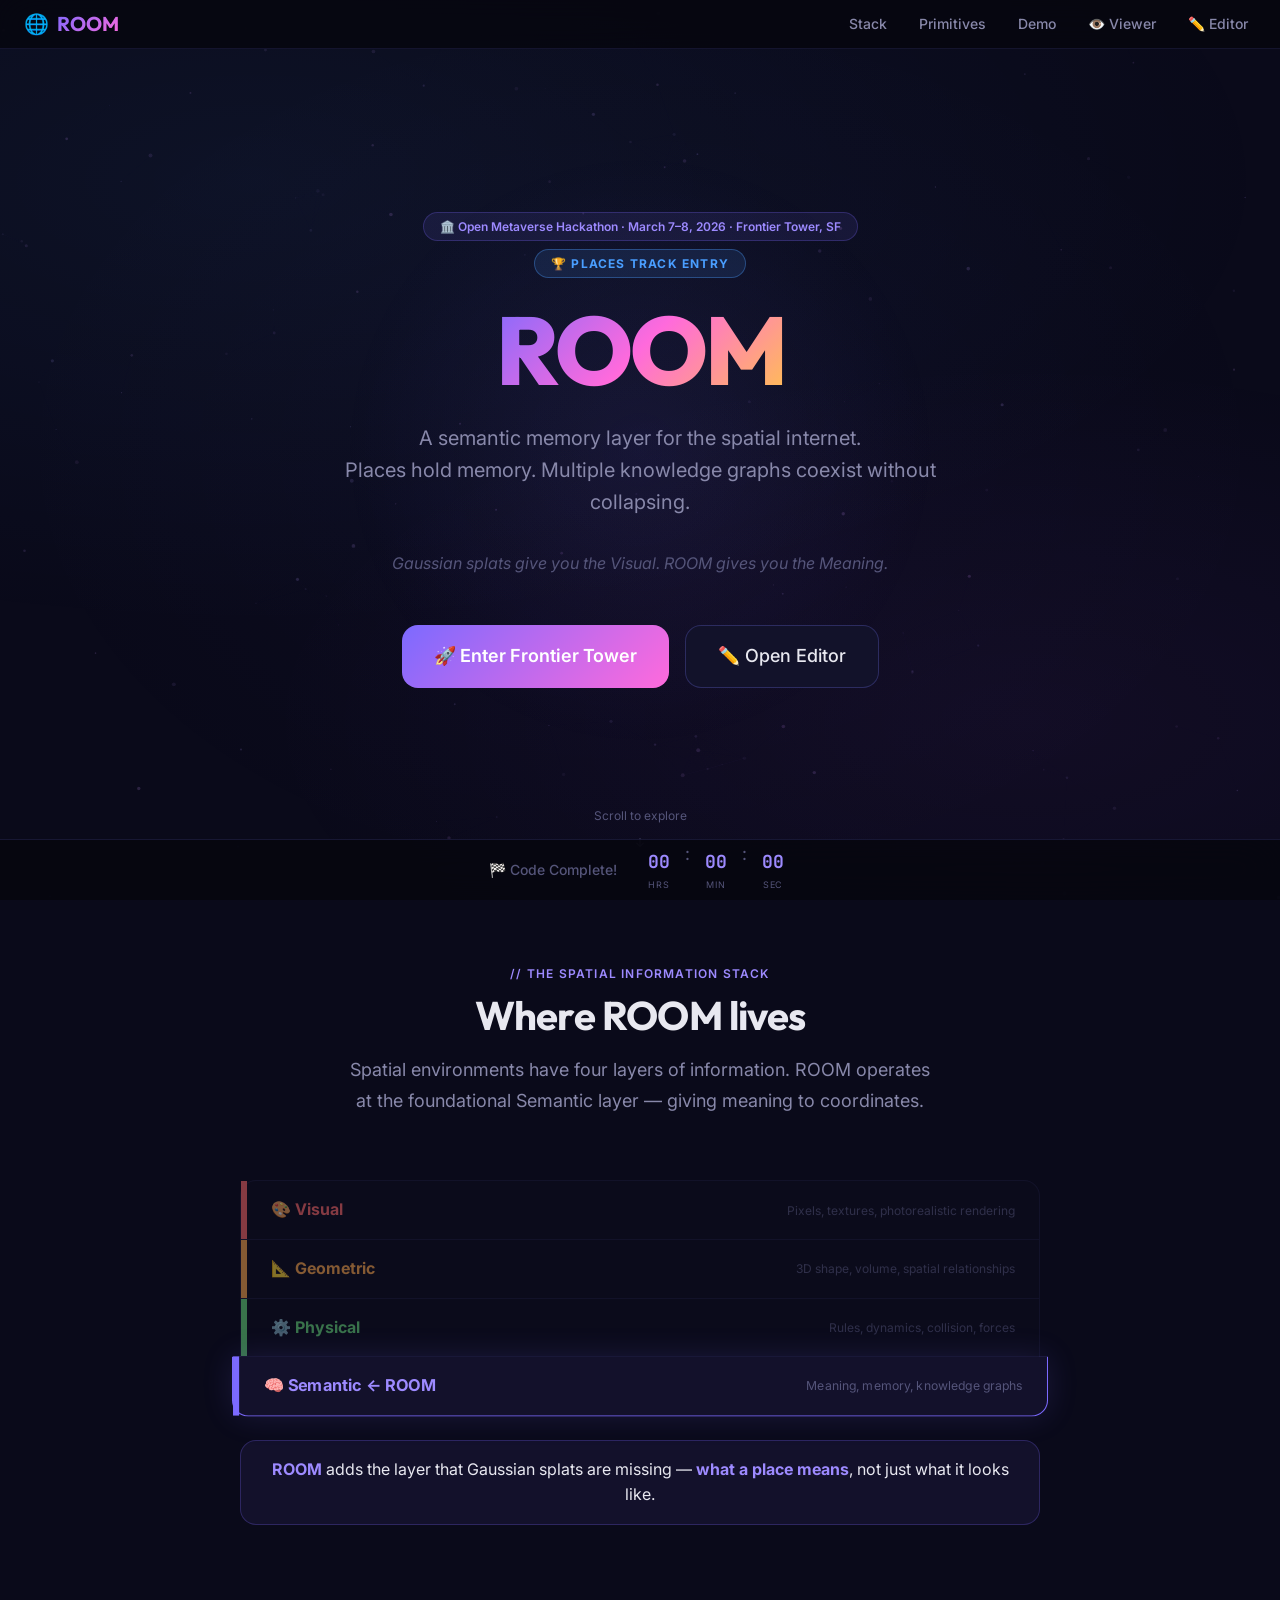
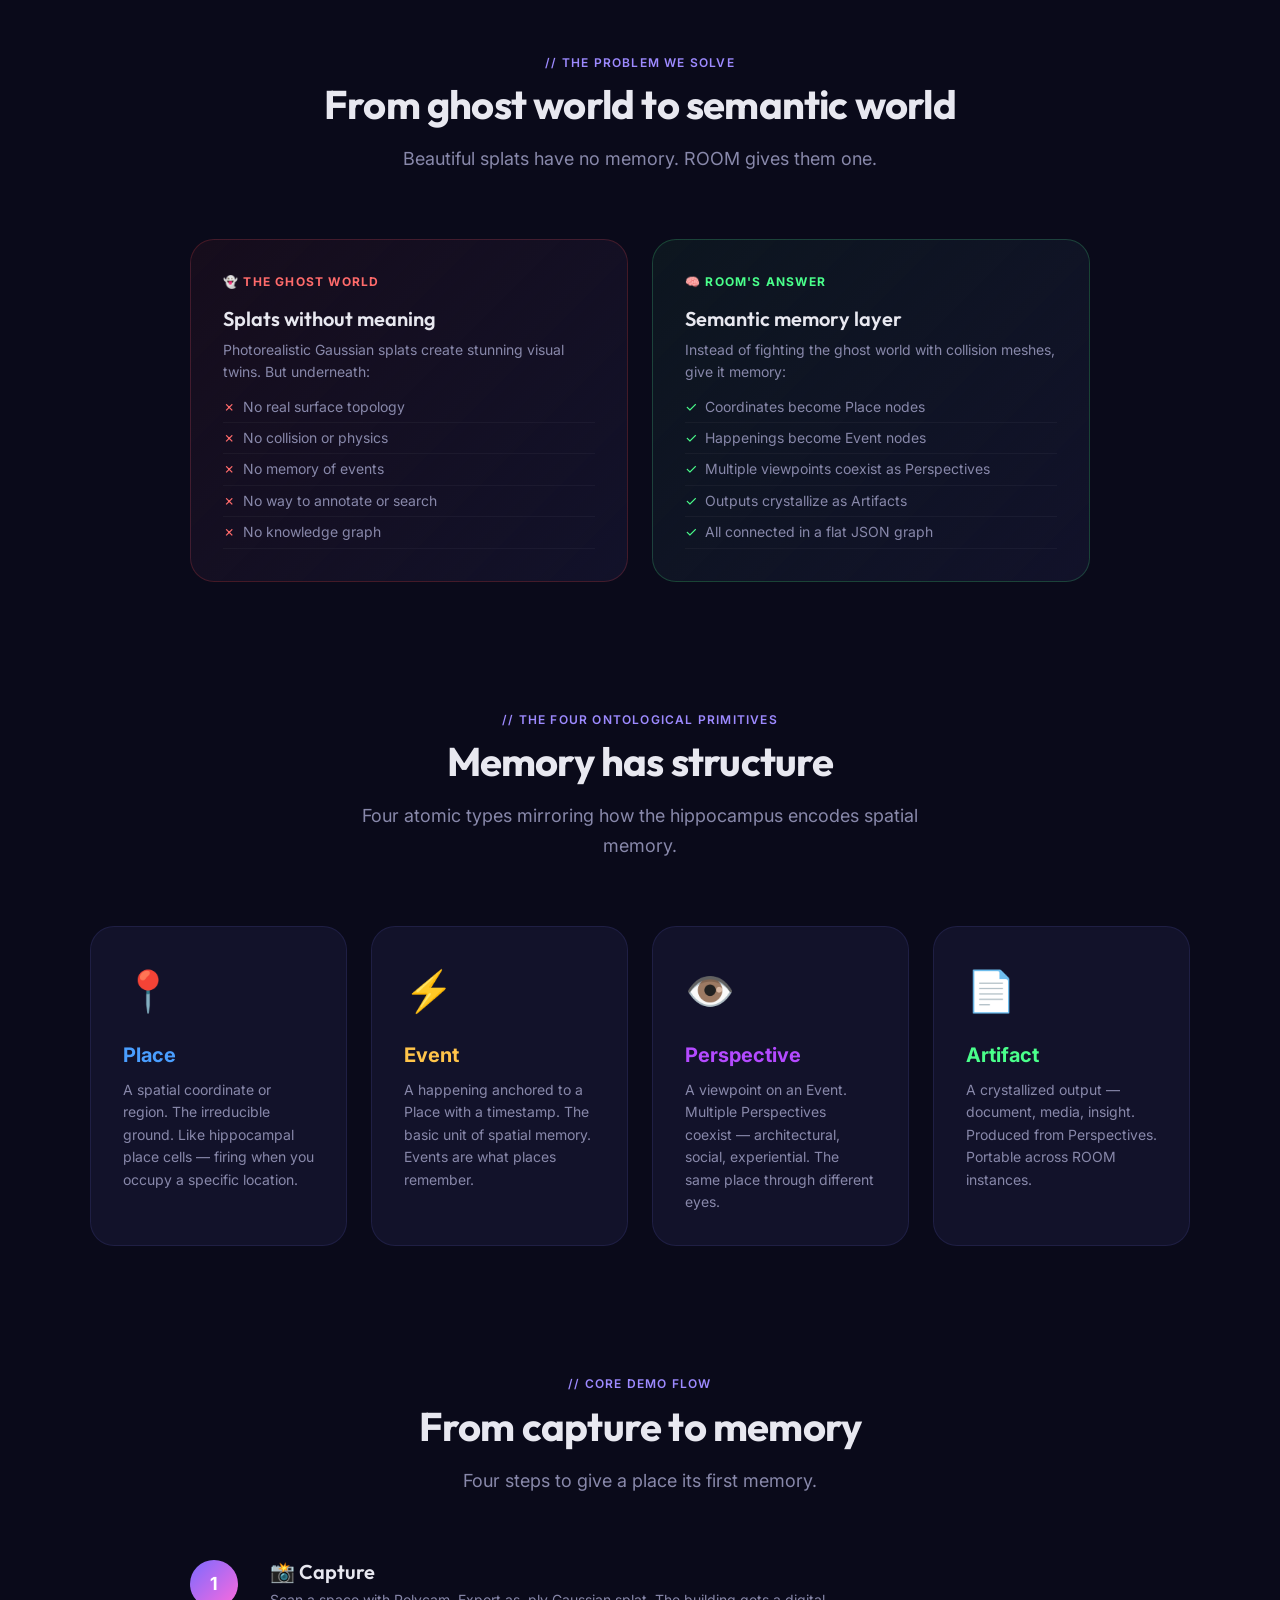
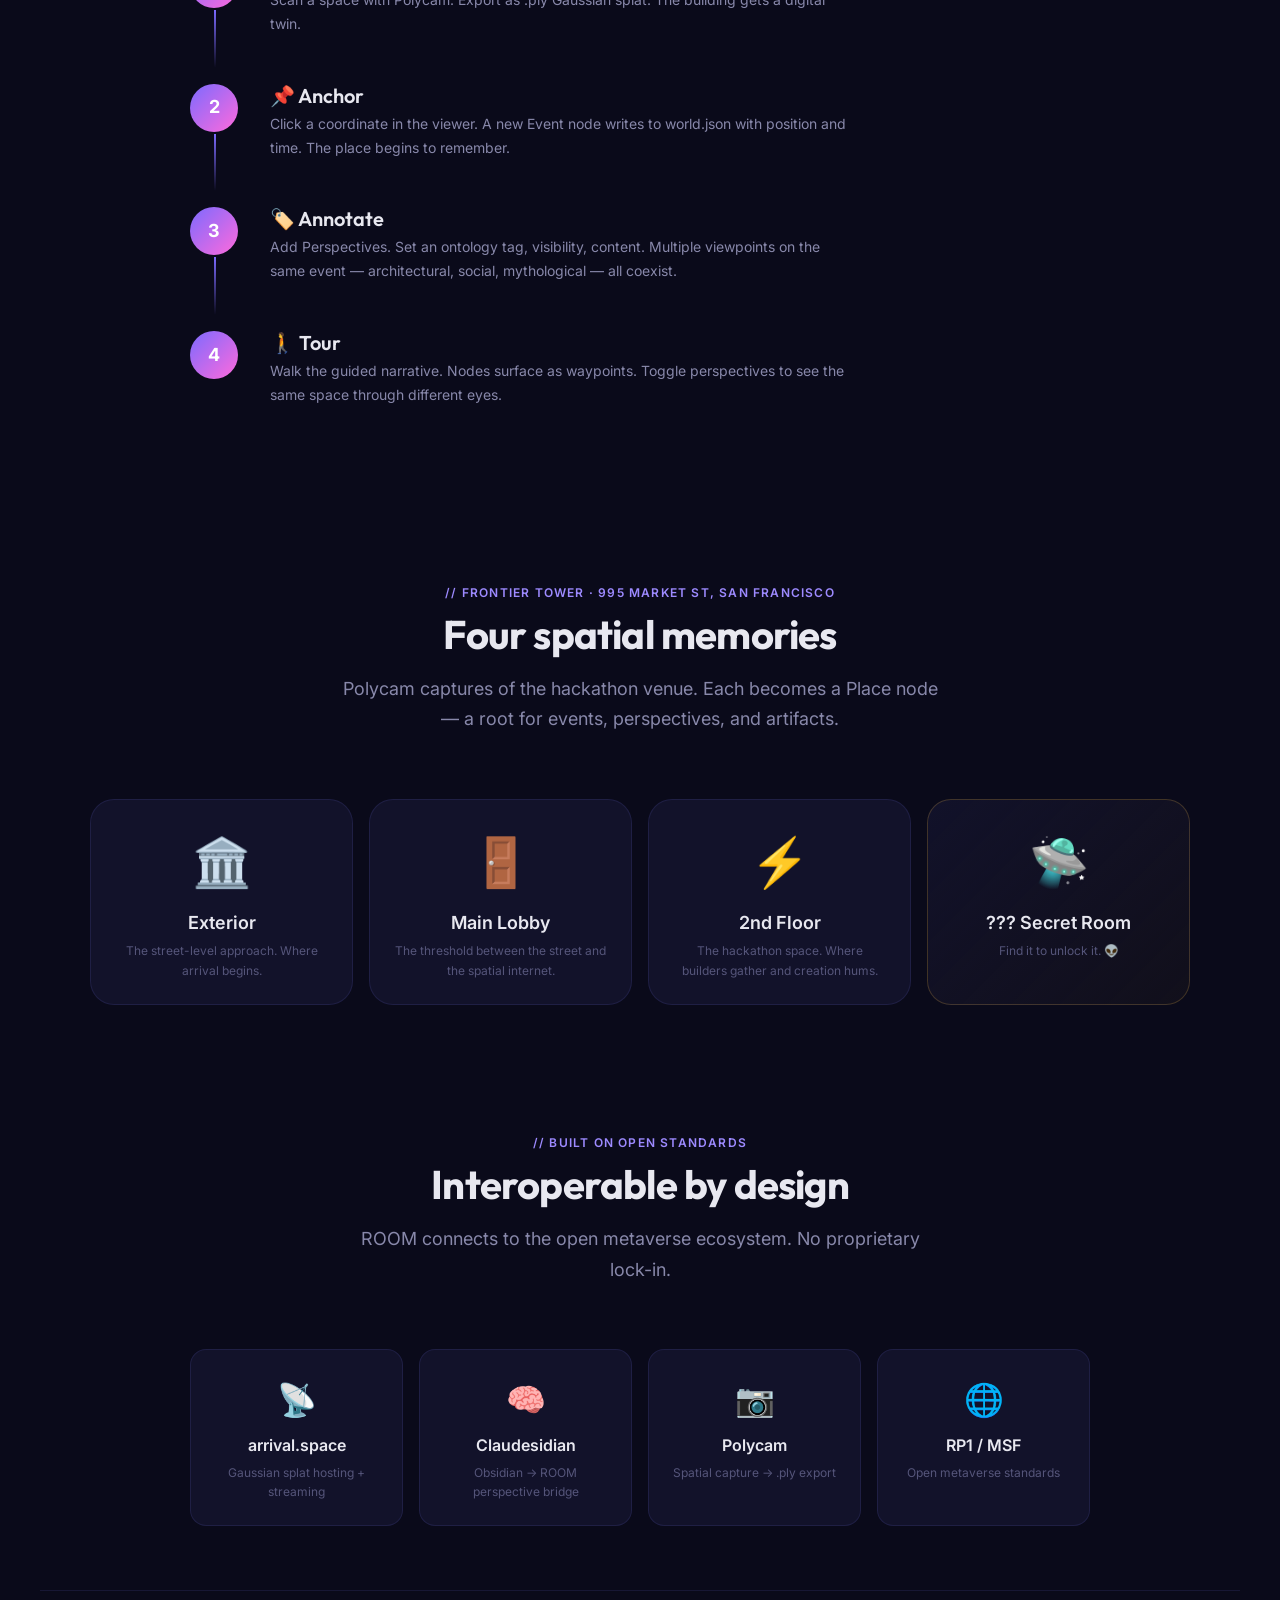
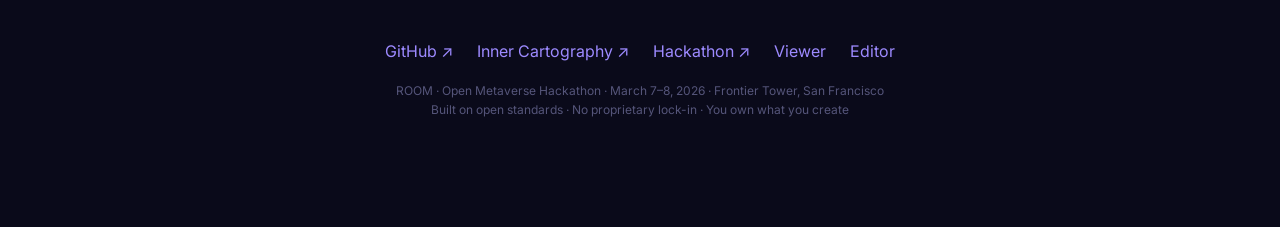
<file: index.html>
<!DOCTYPE html>
<html lang="en">

<head>
    <meta charset="UTF-8">
    <meta name="viewport" content="width=device-width, initial-scale=1.0">
    <title>ROOM — A Semantic Memory Layer for the Spatial Internet</title>
    <meta name="description"
        content="ROOM is a metaontological layer for spatial environments. Places hold memory, and multiple knowledge graphs coexist without collapsing. Open Metaverse Hackathon 2026.">
    <link rel="icon" type="image/svg+xml" href="favicon.svg">
    <link rel="stylesheet" href="styles.css">

    <style>
        /* ── Landing-specific styles ── */
        .hero {
            min-height: 100vh;
            display: flex;
            flex-direction: column;
            align-items: center;
            justify-content: center;
            text-align: center;
            position: relative;
            padding: var(--space-2xl);
            overflow: hidden;
        }

        .hero::before {
            content: '';
            position: absolute;
            top: 50%;
            left: 50%;
            width: 600px;
            height: 600px;
            transform: translate(-50%, -50%);
            background: radial-gradient(circle, rgba(124, 106, 255, 0.08) 0%, transparent 70%);
            pointer-events: none;
        }

        .hero-badge {
            display: inline-flex;
            align-items: center;
            gap: var(--space-sm);
            padding: var(--space-xs) var(--space-md);
            border-radius: var(--radius-full);
            background: rgba(124, 106, 255, 0.1);
            border: 1px solid rgba(124, 106, 255, 0.25);
            font-size: var(--text-xs);
            font-weight: 600;
            color: var(--room-accent-bright);
            margin-bottom: var(--space-sm);
            animation: fadeIn 0.6s var(--ease-out) 0.2s both;
        }

        .hero-track-badge {
            display: inline-flex;
            align-items: center;
            gap: var(--space-xs);
            padding: var(--space-xs) var(--space-md);
            border-radius: var(--radius-full);
            background: rgba(74, 158, 255, 0.12);
            border: 1px solid rgba(74, 158, 255, 0.35);
            font-size: var(--text-xs);
            font-weight: 700;
            color: var(--room-place);
            margin-bottom: var(--space-lg);
            animation: fadeIn 0.6s var(--ease-out) 0.3s both;
            text-transform: uppercase;
            letter-spacing: 0.1em;
        }

        .hero-title {
            font-size: clamp(3rem, 8vw, 6rem);
            font-weight: 800;
            letter-spacing: -0.04em;
            line-height: 1;
            margin-bottom: var(--space-lg);
            animation: fadeInUp 0.8s var(--ease-out) 0.4s both;
        }

        .hero-title span {
            background: linear-gradient(135deg, var(--room-accent) 0%, var(--room-cta) 50%, var(--room-event) 100%);
            -webkit-background-clip: text;
            -webkit-text-fill-color: transparent;
            background-clip: text;
        }

        .hero-subtitle {
            font-size: var(--text-xl);
            color: var(--room-text-dim);
            max-width: 620px;
            margin-bottom: var(--space-xl);
            line-height: 1.6;
            animation: fadeInUp 0.8s var(--ease-out) 0.5s both;
        }

        .hero-tagline {
            font-size: var(--text-md);
            color: var(--room-text-muted);
            max-width: 500px;
            margin-bottom: var(--space-2xl);
            animation: fadeInUp 0.8s var(--ease-out) 0.6s both;
            font-style: italic;
        }

        .hero-actions {
            display: flex;
            gap: var(--space-md);
            animation: fadeInUp 0.8s var(--ease-out) 0.7s both;
        }

        .hero-cta {
            padding: var(--space-md) var(--space-xl);
            font-size: var(--text-lg);
            border-radius: var(--radius-lg);
        }

        .hero-scroll {
            position: absolute;
            bottom: var(--space-2xl);
            display: flex;
            flex-direction: column;
            align-items: center;
            gap: var(--space-sm);
            color: var(--room-text-muted);
            font-size: var(--text-xs);
            animation: float 3s ease-in-out infinite, fadeIn 0.8s var(--ease-out) 1s both;
        }

        /* ── Countdown ── */
        .countdown-bar {
            position: fixed;
            bottom: 0;
            left: 0;
            right: 0;
            z-index: var(--z-overlay);
            display: flex;
            align-items: center;
            justify-content: center;
            gap: var(--space-lg);
            padding: var(--space-sm) var(--space-lg);
            background: rgba(6, 6, 15, 0.85);
            backdrop-filter: blur(20px);
            -webkit-backdrop-filter: blur(20px);
            border-top: 1px solid var(--glass-border);
            font-size: var(--text-sm);
        }

        .countdown-label {
            color: var(--room-text-muted);
            font-weight: 500;
        }

        .countdown-time {
            display: flex;
            gap: var(--space-sm);
        }

        .countdown-unit {
            display: flex;
            flex-direction: column;
            align-items: center;
            gap: 1px;
        }

        .countdown-value {
            font-family: var(--font-mono);
            font-weight: 700;
            font-size: var(--text-lg);
            color: var(--room-accent-bright);
            min-width: 36px;
            text-align: center;
        }

        .countdown-name {
            font-size: 9px;
            text-transform: uppercase;
            letter-spacing: 0.1em;
            color: var(--room-text-muted);
        }

        .countdown-sep {
            color: var(--room-text-muted);
            font-size: var(--text-lg);
            margin-top: -8px;
        }

        /* ── Sections ── */
        .section {
            padding: var(--space-3xl) 0;
            position: relative;
        }

        .section-header {
            text-align: center;
            margin-bottom: var(--space-3xl);
        }

        .section-label {
            font-size: var(--text-xs);
            font-weight: 600;
            text-transform: uppercase;
            letter-spacing: 0.1em;
            color: var(--room-accent-bright);
            margin-bottom: var(--space-sm);
        }

        .section-title {
            font-size: var(--text-4xl);
            margin-bottom: var(--space-md);
        }

        .section-description {
            font-size: var(--text-lg);
            color: var(--room-text-dim);
            max-width: 600px;
            margin: 0 auto;
        }

        /* ── Spatial Stack ── */
        .stack-container {
            max-width: 800px;
            margin: 0 auto;
        }

        .stack-layers {
            display: flex;
            flex-direction: column;
            gap: 0;
        }

        .stack-layer {
            display: flex;
            align-items: stretch;
            border: 1px solid var(--room-border);
            transition: all var(--duration-normal) var(--ease-out);
        }

        .stack-layer:first-child {
            border-radius: var(--radius-lg) var(--radius-lg) 0 0;
        }

        .stack-layer:last-child {
            border-radius: 0 0 var(--radius-lg) var(--radius-lg);
        }

        .stack-layer+.stack-layer {
            border-top: none;
        }

        .stack-layer-bar {
            width: 6px;
            flex-shrink: 0;
        }

        .stack-layer-content {
            flex: 1;
            padding: var(--space-md) var(--space-lg);
            display: flex;
            align-items: center;
            justify-content: space-between;
            gap: var(--space-md);
        }

        .stack-layer-name {
            font-weight: 700;
            font-size: var(--text-md);
        }

        .stack-layer-desc {
            font-size: var(--text-xs);
            color: var(--room-text-muted);
            text-align: right;
        }

        .stack-layer.dimmed {
            background: rgba(255, 255, 255, 0.02);
            opacity: 0.5;
        }

        .stack-layer.active {
            background: rgba(124, 106, 255, 0.08);
            border-color: var(--room-accent) !important;
            opacity: 1;
            transform: scale(1.02);
            box-shadow: 0 0 30px rgba(124, 106, 255, 0.15);
            z-index: 1;
        }

        .stack-layer.active+.stack-layer {
            border-top: 1px solid var(--room-accent);
        }

        .stack-arrow {
            text-align: center;
            padding: var(--space-md) 0;
            color: var(--room-text-muted);
            font-size: var(--text-sm);
        }

        .stack-room-callout {
            text-align: center;
            margin-top: var(--space-lg);
            padding: var(--space-md);
            border-radius: var(--radius-lg);
            background: rgba(124, 106, 255, 0.08);
            border: 1px solid rgba(124, 106, 255, 0.25);
        }

        .stack-room-callout strong {
            color: var(--room-accent-bright);
        }

        /* ── Ghost World ── */
        .ghost-grid {
            display: grid;
            grid-template-columns: 1fr 1fr;
            gap: var(--space-lg);
            max-width: 900px;
            margin: 0 auto;
        }

        @media (max-width: 700px) {
            .ghost-grid {
                grid-template-columns: 1fr;
            }
        }

        .ghost-card {
            padding: var(--space-xl);
            border-radius: var(--radius-xl);
            border: 1px solid var(--room-border);
            position: relative;
            overflow: hidden;
        }

        .ghost-card.problem {
            background: linear-gradient(135deg, rgba(255, 74, 74, 0.05), var(--room-bg-raised));
            border-color: rgba(255, 74, 74, 0.2);
        }

        .ghost-card.solution {
            background: linear-gradient(135deg, rgba(74, 255, 139, 0.05), var(--room-bg-raised));
            border-color: rgba(74, 255, 139, 0.2);
        }

        .ghost-card-label {
            font-size: var(--text-xs);
            font-weight: 700;
            text-transform: uppercase;
            letter-spacing: 0.1em;
            margin-bottom: var(--space-md);
        }

        .ghost-card.problem .ghost-card-label {
            color: #ff6b6b;
        }

        .ghost-card.solution .ghost-card-label {
            color: #4AFF8B;
        }

        .ghost-card h3 {
            font-size: var(--text-xl);
            margin-bottom: var(--space-sm);
        }

        .ghost-card p {
            font-size: var(--text-sm);
            color: var(--room-text-dim);
            line-height: 1.6;
        }

        .ghost-card ul {
            list-style: none;
            padding: 0;
            margin-top: var(--space-sm);
        }

        .ghost-card ul li {
            font-size: var(--text-sm);
            color: var(--room-text-dim);
            padding: var(--space-xs) 0;
            border-bottom: 1px solid rgba(255, 255, 255, 0.04);
        }

        .ghost-card ul li::before {
            margin-right: var(--space-sm);
        }

        .ghost-card.problem ul li::before {
            content: '✗';
            color: #ff6b6b;
        }

        .ghost-card.solution ul li::before {
            content: '✓';
            color: #4AFF8B;
        }

        /* ── Primitives ── */
        .primitives-grid {
            display: grid;
            grid-template-columns: repeat(auto-fit, minmax(240px, 1fr));
            gap: var(--space-lg);
            max-width: 1100px;
            margin: 0 auto;
        }

        .primitive-card {
            padding: var(--space-xl);
            border-radius: var(--radius-xl);
            background: var(--room-bg-raised);
            border: 1px solid var(--room-border);
            transition: all var(--duration-normal) var(--ease-out);
            position: relative;
            overflow: hidden;
        }

        .primitive-card::before {
            content: '';
            position: absolute;
            top: 0;
            left: 0;
            right: 0;
            height: 3px;
            background: var(--card-accent);
            opacity: 0;
            transition: opacity var(--duration-normal);
        }

        .primitive-card:hover {
            border-color: var(--room-border-bright);
            transform: translateY(-4px);
            box-shadow: 0 8px 30px rgba(0, 0, 0, 0.4);
        }

        .primitive-card:hover::before {
            opacity: 1;
        }

        .primitive-icon {
            font-size: 2.5rem;
            margin-bottom: var(--space-md);
        }

        .primitive-name {
            font-size: var(--text-xl);
            font-weight: 700;
            margin-bottom: var(--space-sm);
        }

        .primitive-desc {
            font-size: var(--text-sm);
            color: var(--room-text-dim);
            line-height: 1.6;
        }

        /* ── Demo Flow ── */
        .flow-grid {
            max-width: 900px;
            margin: 0 auto;
        }

        .flow-step {
            display: flex;
            gap: var(--space-xl);
            align-items: flex-start;
            margin-bottom: var(--space-2xl);
            position: relative;
        }

        .flow-step::before {
            content: '';
            position: absolute;
            left: 24px;
            top: 50px;
            bottom: -32px;
            width: 2px;
            background: linear-gradient(180deg, var(--room-accent) 0%, transparent 100%);
        }

        .flow-step:last-child::before {
            display: none;
        }

        .flow-number {
            width: 48px;
            height: 48px;
            border-radius: 50%;
            background: linear-gradient(135deg, var(--room-accent), var(--room-cta));
            display: flex;
            align-items: center;
            justify-content: center;
            font-size: var(--text-lg);
            font-weight: 700;
            color: white;
            flex-shrink: 0;
        }

        .flow-content h3 {
            font-size: var(--text-xl);
            margin-bottom: var(--space-xs);
        }

        .flow-content p {
            font-size: var(--text-sm);
            color: var(--room-text-dim);
        }

        /* ── Locations ── */
        .locations-grid {
            display: grid;
            grid-template-columns: repeat(auto-fit, minmax(240px, 1fr));
            gap: var(--space-md);
            max-width: 1100px;
            margin: 0 auto;
        }

        .location-card {
            padding: var(--space-lg);
            border-radius: var(--radius-xl);
            background: var(--room-bg-raised);
            border: 1px solid var(--room-border);
            text-align: center;
            transition: all var(--duration-normal) var(--ease-out);
        }

        .location-card:hover {
            border-color: var(--room-border-bright);
            transform: translateY(-2px);
        }

        .location-card.secret {
            border-color: rgba(255, 196, 74, 0.2);
            background: linear-gradient(135deg, var(--room-bg-raised) 0%, rgba(255, 196, 74, 0.03) 100%);
        }

        .location-card-icon {
            font-size: 3rem;
            margin-bottom: var(--space-sm);
        }

        .location-card-name {
            font-size: var(--text-lg);
            font-weight: 600;
            margin-bottom: var(--space-xs);
        }

        .location-card-desc {
            font-size: var(--text-xs);
            color: var(--room-text-muted);
        }

        /* ── Interop Section ── */
        .interop-grid {
            display: grid;
            grid-template-columns: repeat(auto-fit, minmax(200px, 1fr));
            gap: var(--space-md);
            max-width: 900px;
            margin: 0 auto;
        }

        .interop-card {
            padding: var(--space-lg);
            border-radius: var(--radius-lg);
            background: var(--room-bg-raised);
            border: 1px solid var(--room-border);
            text-align: center;
            transition: all var(--duration-normal) var(--ease-out);
        }

        .interop-card:hover {
            border-color: var(--room-border-bright);
        }

        .interop-icon {
            font-size: 2rem;
            margin-bottom: var(--space-sm);
        }

        .interop-name {
            font-size: var(--text-md);
            font-weight: 600;
            margin-bottom: var(--space-xs);
        }

        .interop-desc {
            font-size: var(--text-xs);
            color: var(--room-text-muted);
        }

        /* ── Footer ── */
        .footer {
            padding: var(--space-2xl) 0 calc(var(--space-2xl) + 60px);
            border-top: 1px solid var(--room-border);
            text-align: center;
        }

        .footer-links {
            display: flex;
            justify-content: center;
            gap: var(--space-lg);
            margin-bottom: var(--space-md);
            flex-wrap: wrap;
        }

        .footer-text {
            font-size: var(--text-xs);
            color: var(--room-text-muted);
        }

        /* ── Background canvas ── */
        #bgCanvas {
            position: fixed;
            top: 0;
            left: 0;
            width: 100%;
            height: 100%;
            z-index: -1;
            opacity: 0.4;
        }
    </style>
</head>

<body>

    <!-- Background particle canvas -->
    <canvas id="bgCanvas"></canvas>

    <!-- Navigation -->
    <nav class="nav">
        <a href="index.html" class="nav-brand">🌐 <span>ROOM</span></a>
        <ul class="nav-links">
            <li><a href="#stack" class="nav-link">Stack</a></li>
            <li><a href="#primitives" class="nav-link">Primitives</a></li>
            <li><a href="#demo" class="nav-link">Demo</a></li>
            <li><a href="viewer.html" class="nav-link">👁️ Viewer</a></li>
            <li><a href="editor.html" class="nav-link">✏️ Editor</a></li>
        </ul>
    </nav>

    <!-- Hero -->
    <section class="hero">
        <div class="hero-badge">
            🏛️ Open Metaverse Hackathon · March 7–8, 2026 · Frontier Tower, SF
        </div>
        <div class="hero-track-badge">
            🏆 PLACES Track Entry
        </div>
        <h1 class="hero-title"><span>ROOM</span></h1>
        <p class="hero-subtitle">
            A semantic memory layer for the spatial internet.<br>
            Places hold memory. Multiple knowledge graphs coexist without collapsing.
        </p>
        <p class="hero-tagline">
            Gaussian splats give you the Visual. ROOM gives you the Meaning.
        </p>
        <div class="hero-actions">
            <a href="tower.html" class="btn btn-primary hero-cta animate-glow">🚀 Enter Frontier Tower</a>
            <a href="editor.html" class="btn hero-cta">✏️ Open Editor</a>
        </div>
        <div class="hero-scroll">
            <span>Scroll to explore</span>
            <span>↓</span>
        </div>
    </section>

    <!-- Spatial Information Stack -->
    <section class="section container" id="stack">
        <div class="section-header">
            <div class="section-label">// The Spatial Information Stack</div>
            <h2 class="section-title">Where ROOM lives</h2>
            <p class="section-description">
                Spatial environments have four layers of information. ROOM operates at the foundational Semantic layer —
                giving meaning to coordinates.
            </p>
        </div>

        <div class="stack-container">
            <div class="stack-layers">
                <div class="stack-layer dimmed">
                    <div class="stack-layer-bar" style="background:#FF6B6B"></div>
                    <div class="stack-layer-content">
                        <div>
                            <div class="stack-layer-name" style="color:#FF6B6B">🎨 Visual</div>
                        </div>
                        <div class="stack-layer-desc">Pixels, textures, photorealistic rendering</div>
                    </div>
                </div>

                <div class="stack-layer dimmed">
                    <div class="stack-layer-bar" style="background:#FFA94D"></div>
                    <div class="stack-layer-content">
                        <div>
                            <div class="stack-layer-name" style="color:#FFA94D">📐 Geometric</div>
                        </div>
                        <div class="stack-layer-desc">3D shape, volume, spatial relationships</div>
                    </div>
                </div>

                <div class="stack-layer dimmed">
                    <div class="stack-layer-bar" style="background:#69DB7C"></div>
                    <div class="stack-layer-content">
                        <div>
                            <div class="stack-layer-name" style="color:#69DB7C">⚙️ Physical</div>
                        </div>
                        <div class="stack-layer-desc">Rules, dynamics, collision, forces</div>
                    </div>
                </div>

                <div class="stack-layer active">
                    <div class="stack-layer-bar" style="background:var(--room-accent)"></div>
                    <div class="stack-layer-content">
                        <div>
                            <div class="stack-layer-name" style="color:var(--room-accent-bright)">🧠 Semantic ← ROOM
                            </div>
                        </div>
                        <div class="stack-layer-desc">Meaning, memory, knowledge graphs</div>
                    </div>
                </div>
            </div>

            <div class="stack-room-callout">
                <strong>ROOM</strong> adds the layer that Gaussian splats are missing — <strong>what a place
                    means</strong>, not just what it looks like.
            </div>
        </div>
    </section>

    <!-- Ghost World → Semantic World -->
    <section class="section container" id="ghost">
        <div class="section-header">
            <div class="section-label">// The Problem We Solve</div>
            <h2 class="section-title">From ghost world to semantic world</h2>
            <p class="section-description">
                Beautiful splats have no memory. ROOM gives them one.
            </p>
        </div>

        <div class="ghost-grid">
            <div class="ghost-card problem">
                <div class="ghost-card-label">👻 The Ghost World</div>
                <h3>Splats without meaning</h3>
                <p>Photorealistic Gaussian splats create stunning visual twins. But underneath:</p>
                <ul>
                    <li>No real surface topology</li>
                    <li>No collision or physics</li>
                    <li>No memory of events</li>
                    <li>No way to annotate or search</li>
                    <li>No knowledge graph</li>
                </ul>
            </div>

            <div class="ghost-card solution">
                <div class="ghost-card-label">🧠 ROOM's Answer</div>
                <h3>Semantic memory layer</h3>
                <p>Instead of fighting the ghost world with collision meshes, give it memory:</p>
                <ul>
                    <li>Coordinates become Place nodes</li>
                    <li>Happenings become Event nodes</li>
                    <li>Multiple viewpoints coexist as Perspectives</li>
                    <li>Outputs crystallize as Artifacts</li>
                    <li>All connected in a flat JSON graph</li>
                </ul>
            </div>
        </div>
    </section>

    <!-- Primitives -->
    <section class="section container" id="primitives">
        <div class="section-header">
            <div class="section-label">// The Four Ontological Primitives</div>
            <h2 class="section-title">Memory has structure</h2>
            <p class="section-description">
                Four atomic types mirroring how the hippocampus encodes spatial memory.
            </p>
        </div>

        <div class="primitives-grid">
            <div class="primitive-card" style="--card-accent: var(--room-place)">
                <div class="primitive-icon">📍</div>
                <div class="primitive-name" style="color: var(--room-place)">Place</div>
                <div class="primitive-desc">
                    A spatial coordinate or region. The irreducible ground. Like hippocampal place cells — firing when
                    you occupy a specific location.
                </div>
            </div>

            <div class="primitive-card" style="--card-accent: var(--room-event)">
                <div class="primitive-icon">⚡</div>
                <div class="primitive-name" style="color: var(--room-event)">Event</div>
                <div class="primitive-desc">
                    A happening anchored to a Place with a timestamp. The basic unit of spatial memory. Events are what
                    places remember.
                </div>
            </div>

            <div class="primitive-card" style="--card-accent: var(--room-perspective)">
                <div class="primitive-icon">👁️</div>
                <div class="primitive-name" style="color: var(--room-perspective)">Perspective</div>
                <div class="primitive-desc">
                    A viewpoint on an Event. Multiple Perspectives coexist — architectural, social, experiential. The
                    same place through different eyes.
                </div>
            </div>

            <div class="primitive-card" style="--card-accent: var(--room-artifact)">
                <div class="primitive-icon">📄</div>
                <div class="primitive-name" style="color: var(--room-artifact)">Artifact</div>
                <div class="primitive-desc">
                    A crystallized output — document, media, insight. Produced from Perspectives. Portable across ROOM
                    instances.
                </div>
            </div>
        </div>
    </section>

    <!-- Demo Flow -->
    <section class="section container" id="demo">
        <div class="section-header">
            <div class="section-label">// Core Demo Flow</div>
            <h2 class="section-title">From capture to memory</h2>
            <p class="section-description">
                Four steps to give a place its first memory.
            </p>
        </div>

        <div class="flow-grid">
            <div class="flow-step">
                <div class="flow-number">1</div>
                <div class="flow-content">
                    <h3>📸 Capture</h3>
                    <p>Scan a space with Polycam. Export as .ply Gaussian splat. The building gets a digital twin.</p>
                </div>
            </div>

            <div class="flow-step">
                <div class="flow-number">2</div>
                <div class="flow-content">
                    <h3>📌 Anchor</h3>
                    <p>Click a coordinate in the viewer. A new Event node writes to world.json with position and time.
                        The place begins to remember.</p>
                </div>
            </div>

            <div class="flow-step">
                <div class="flow-number">3</div>
                <div class="flow-content">
                    <h3>🏷️ Annotate</h3>
                    <p>Add Perspectives. Set an ontology tag, visibility, content. Multiple viewpoints on the same event
                        — architectural, social, mythological — all coexist.</p>
                </div>
            </div>

            <div class="flow-step">
                <div class="flow-number">4</div>
                <div class="flow-content">
                    <h3>🚶 Tour</h3>
                    <p>Walk the guided narrative. Nodes surface as waypoints. Toggle perspectives to see the same space
                        through different eyes.</p>
                </div>
            </div>
        </div>
    </section>

    <!-- Locations -->
    <section class="section container" id="locations">
        <div class="section-header">
            <div class="section-label">// Frontier Tower · 995 Market St, San Francisco</div>
            <h2 class="section-title">Four spatial memories</h2>
            <p class="section-description">
                Polycam captures of the hackathon venue. Each becomes a Place node — a root for events, perspectives,
                and artifacts.
            </p>
        </div>

        <div class="locations-grid">
            <div class="location-card">
                <div class="location-card-icon">🏛️</div>
                <div class="location-card-name">Exterior</div>
                <div class="location-card-desc">The street-level approach. Where arrival begins.</div>
            </div>

            <div class="location-card">
                <div class="location-card-icon">🚪</div>
                <div class="location-card-name">Main Lobby</div>
                <div class="location-card-desc">The threshold between the street and the spatial internet.</div>
            </div>

            <div class="location-card">
                <div class="location-card-icon">⚡</div>
                <div class="location-card-name">2nd Floor</div>
                <div class="location-card-desc">The hackathon space. Where builders gather and creation hums.</div>
            </div>

            <div class="location-card secret">
                <div class="location-card-icon">🛸</div>
                <div class="location-card-name">??? Secret Room</div>
                <div class="location-card-desc">Find it to unlock it. 👽</div>
            </div>
        </div>
    </section>

    <!-- Interoperability -->
    <section class="section container" id="interop">
        <div class="section-header">
            <div class="section-label">// Built on Open Standards</div>
            <h2 class="section-title">Interoperable by design</h2>
            <p class="section-description">
                ROOM connects to the open metaverse ecosystem. No proprietary lock-in.
            </p>
        </div>

        <div class="interop-grid">
            <div class="interop-card">
                <div class="interop-icon">📡</div>
                <div class="interop-name">arrival.space</div>
                <div class="interop-desc">Gaussian splat hosting + streaming</div>
            </div>

            <div class="interop-card">
                <div class="interop-icon">🧠</div>
                <div class="interop-name">Claudesidian</div>
                <div class="interop-desc">Obsidian → ROOM perspective bridge</div>
            </div>

            <div class="interop-card">
                <div class="interop-icon">📷</div>
                <div class="interop-name">Polycam</div>
                <div class="interop-desc">Spatial capture → .ply export</div>
            </div>

            <div class="interop-card">
                <div class="interop-icon">🌐</div>
                <div class="interop-name">RP1 / MSF</div>
                <div class="interop-desc">Open metaverse standards</div>
            </div>
        </div>
    </section>

    <!-- Footer -->
    <footer class="footer container">
        <div class="footer-links">
            <a href="https://github.com/innercartography/ROOM" target="_blank">GitHub ↗</a>
            <a href="https://innercartography.github.io" target="_blank">Inner Cartography ↗</a>
            <a href="https://omb.wiki/en/hackathon" target="_blank">Hackathon ↗</a>
            <a href="viewer.html">Viewer</a>
            <a href="editor.html">Editor</a>
        </div>
        <div class="footer-text">
            ROOM · Open Metaverse Hackathon · March 7–8, 2026 · Frontier Tower, San Francisco<br>
            Built on open standards · No proprietary lock-in · You own what you create
        </div>
    </footer>

    <!-- Countdown bar -->
    <div class="countdown-bar" id="countdownBar">
        <span class="countdown-label">⏱️ Code Complete in</span>
        <div class="countdown-time">
            <div class="countdown-unit">
                <span class="countdown-value" id="cdHours">--</span>
                <span class="countdown-name">hrs</span>
            </div>
            <span class="countdown-sep">:</span>
            <div class="countdown-unit">
                <span class="countdown-value" id="cdMinutes">--</span>
                <span class="countdown-name">min</span>
            </div>
            <span class="countdown-sep">:</span>
            <div class="countdown-unit">
                <span class="countdown-value" id="cdSeconds">--</span>
                <span class="countdown-name">sec</span>
            </div>
        </div>
    </div>

    <!-- Scripts -->
    <script>
        // ── Background Particles ──
        const canvas = document.getElementById('bgCanvas');
        const ctx = canvas.getContext('2d');
        let particles = [];

        function resize() {
            canvas.width = window.innerWidth;
            canvas.height = window.innerHeight;
        }

        function createParticles() {
            particles = [];
            const count = Math.floor((canvas.width * canvas.height) / 8000);
            for (let i = 0; i < count; i++) {
                particles.push({
                    x: Math.random() * canvas.width,
                    y: Math.random() * canvas.height,
                    vx: (Math.random() - 0.5) * 0.3,
                    vy: (Math.random() - 0.5) * 0.3,
                    size: Math.random() * 1.5 + 0.5,
                    opacity: Math.random() * 0.4 + 0.1,
                    hue: 250 + Math.random() * 30
                });
            }
        }

        function drawParticles() {
            ctx.clearRect(0, 0, canvas.width, canvas.height);

            particles.forEach(p => {
                p.x += p.vx;
                p.y += p.vy;
                if (p.x < 0) p.x = canvas.width;
                if (p.x > canvas.width) p.x = 0;
                if (p.y < 0) p.y = canvas.height;
                if (p.y > canvas.height) p.y = 0;

                ctx.beginPath();
                ctx.arc(p.x, p.y, p.size, 0, Math.PI * 2);
                ctx.fillStyle = `hsla(${p.hue}, 60%, 70%, ${p.opacity})`;
                ctx.fill();
            });

            for (let i = 0; i < particles.length; i++) {
                for (let j = i + 1; j < particles.length; j++) {
                    const dx = particles[i].x - particles[j].x;
                    const dy = particles[i].y - particles[j].y;
                    const dist = Math.sqrt(dx * dx + dy * dy);
                    if (dist < 100) {
                        ctx.beginPath();
                        ctx.moveTo(particles[i].x, particles[i].y);
                        ctx.lineTo(particles[j].x, particles[j].y);
                        ctx.strokeStyle = `hsla(260, 60%, 70%, ${(1 - dist / 100) * 0.08})`;
                        ctx.lineWidth = 0.5;
                        ctx.stroke();
                    }
                }
            }

            requestAnimationFrame(drawParticles);
        }

        resize();
        createParticles();
        drawParticles();
        window.addEventListener('resize', () => { resize(); createParticles(); });

        // ── Countdown Timer ──
        // Code Complete: Sunday March 8, 2026 at 4:00 PM PST
        const codeComplete = new Date('2026-03-08T16:00:00-08:00').getTime();

        function updateCountdown() {
            const now = Date.now();
            const diff = codeComplete - now;

            if (diff <= 0) {
                document.getElementById('cdHours').textContent = '00';
                document.getElementById('cdMinutes').textContent = '00';
                document.getElementById('cdSeconds').textContent = '00';
                document.querySelector('.countdown-label').textContent = '🏁 Code Complete!';
                return;
            }

            const hours = Math.floor(diff / (1000 * 60 * 60));
            const minutes = Math.floor((diff % (1000 * 60 * 60)) / (1000 * 60));
            const seconds = Math.floor((diff % (1000 * 60)) / 1000);

            document.getElementById('cdHours').textContent = String(hours).padStart(2, '0');
            document.getElementById('cdMinutes').textContent = String(minutes).padStart(2, '0');
            document.getElementById('cdSeconds').textContent = String(seconds).padStart(2, '0');
        }

        updateCountdown();
        setInterval(updateCountdown, 1000);
    </script>
</body>

</html>
</file>
<file: styles.css>
/* ═══════════════════════════════════════════════════════════════════
   ROOM — Design System
   A metaontological layer for the spatial internet
   ═══════════════════════════════════════════════════════════════════ */

/* ── Fonts ── */
@import url('https://fonts.googleapis.com/css2?family=Inter:wght@300;400;500;600;700&family=JetBrains+Mono:wght@400;500&family=Outfit:wght@300;400;500;600;700;800&display=swap');

/* ── CSS Custom Properties ── */
:root {
  /* Palette — Deep space + neural */
  --room-bg-deep:       #06060f;
  --room-bg:            #0a0a1a;
  --room-bg-raised:     #12122a;
  --room-bg-surface:    #1a1a3a;
  --room-bg-hover:      #22224a;
  
  --room-border:        rgba(120, 120, 255, 0.12);
  --room-border-bright: rgba(120, 120, 255, 0.25);
  
  --room-text:          #e8e8f0;
  --room-text-dim:      #8888aa;
  --room-text-muted:    #55557a;
  
  /* Node type colors */
  --room-place:         #4a9eff;
  --room-event:         #ffc44a;
  --room-perspective:   #b44aff;
  --room-artifact:      #4aff8b;
  
  /* Ontology colors */
  --room-onto-architectural: #ff6b6b;
  --room-onto-social:        #ffd93d;
  --room-onto-experiential:  #6bcb77;
  --room-onto-mythological:  #9b59b6;
  --room-onto-personal:      #3498db;
  --room-onto-bioregional:   #27ae60;
  
  /* Accents */
  --room-accent:        #7c6aff;
  --room-accent-glow:   rgba(124, 106, 255, 0.3);
  --room-accent-bright: #9d8aff;
  --room-cta:           #ff6adc;
  --room-cta-glow:      rgba(255, 106, 220, 0.3);
  
  /* Glass */
  --glass-bg:           rgba(18, 18, 42, 0.75);
  --glass-bg-solid:     rgba(18, 18, 42, 0.92);
  --glass-border:       rgba(120, 120, 255, 0.15);
  --glass-blur:         20px;
  
  /* Spacing */
  --space-xs: 4px;
  --space-sm: 8px;
  --space-md: 16px;
  --space-lg: 24px;
  --space-xl: 32px;
  --space-2xl: 48px;
  --space-3xl: 64px;
  
  /* Typography */
  --font-sans:  'Inter', -apple-system, BlinkMacSystemFont, sans-serif;
  --font-display: 'Outfit', 'Inter', sans-serif;
  --font-mono: 'JetBrains Mono', 'Fira Code', monospace;
  
  --text-xs:  0.75rem;
  --text-sm:  0.875rem;
  --text-md:  1rem;
  --text-lg:  1.125rem;
  --text-xl:  1.25rem;
  --text-2xl: 1.5rem;
  --text-3xl: 2rem;
  --text-4xl: 2.5rem;
  --text-5xl: 3.5rem;
  
  /* Radius */
  --radius-sm: 6px;
  --radius-md: 10px;
  --radius-lg: 16px;
  --radius-xl: 24px;
  --radius-full: 9999px;
  
  /* Transitions */
  --ease-out: cubic-bezier(0.16, 1, 0.3, 1);
  --ease-spring: cubic-bezier(0.34, 1.56, 0.64, 1);
  --duration-fast: 150ms;
  --duration-normal: 250ms;
  --duration-slow: 400ms;
  
  /* Z-index */
  --z-base: 1;
  --z-overlay: 10;
  --z-nav: 100;
  --z-modal: 1000;
  --z-toast: 2000;
}

/* ── Reset ── */
*, *::before, *::after {
  box-sizing: border-box;
  margin: 0;
  padding: 0;
}

html {
  font-size: 16px;
  -webkit-font-smoothing: antialiased;
  -moz-osx-font-smoothing: grayscale;
  scroll-behavior: smooth;
}

body {
  font-family: var(--font-sans);
  color: var(--room-text);
  background: var(--room-bg);
  line-height: 1.6;
  min-height: 100vh;
  overflow-x: hidden;
}

/* ── Ambient background ── */
body::before {
  content: '';
  position: fixed;
  top: 0; left: 0; right: 0; bottom: 0;
  background:
    radial-gradient(ellipse 80% 50% at 20% 20%, rgba(74, 158, 255, 0.06), transparent),
    radial-gradient(ellipse 60% 40% at 80% 80%, rgba(180, 74, 255, 0.05), transparent),
    radial-gradient(ellipse 50% 50% at 50% 50%, rgba(124, 106, 255, 0.03), transparent);
  pointer-events: none;
  z-index: 0;
}

/* ── Typography ── */
h1, h2, h3, h4, h5, h6 {
  font-family: var(--font-display);
  font-weight: 600;
  line-height: 1.2;
  color: var(--room-text);
}

h1 { font-size: var(--text-5xl); font-weight: 800; letter-spacing: -0.03em; }
h2 { font-size: var(--text-3xl); font-weight: 700; letter-spacing: -0.02em; }
h3 { font-size: var(--text-2xl); font-weight: 600; }
h4 { font-size: var(--text-xl); font-weight: 600; }

p {
  color: var(--room-text-dim);
  line-height: 1.7;
  max-width: 65ch;
}

a {
  color: var(--room-accent-bright);
  text-decoration: none;
  transition: color var(--duration-fast) var(--ease-out);
}

a:hover {
  color: var(--room-cta);
}

code, pre {
  font-family: var(--font-mono);
}

code {
  background: var(--room-bg-raised);
  padding: 2px 6px;
  border-radius: var(--radius-sm);
  font-size: 0.9em;
  color: var(--room-accent-bright);
}

pre {
  background: var(--room-bg-raised);
  border: 1px solid var(--room-border);
  border-radius: var(--radius-md);
  padding: var(--space-md);
  overflow-x: auto;
  font-size: var(--text-sm);
}

/* ── Glassmorphism ── */
.glass {
  background: var(--glass-bg);
  backdrop-filter: blur(var(--glass-blur));
  -webkit-backdrop-filter: blur(var(--glass-blur));
  border: 1px solid var(--glass-border);
  border-radius: var(--radius-lg);
}

.glass-solid {
  background: var(--glass-bg-solid);
  backdrop-filter: blur(var(--glass-blur));
  -webkit-backdrop-filter: blur(var(--glass-blur));
  border: 1px solid var(--glass-border);
  border-radius: var(--radius-lg);
}

/* ── Buttons ── */
.btn {
  display: inline-flex;
  align-items: center;
  gap: var(--space-sm);
  padding: var(--space-sm) var(--space-md);
  border: 1px solid var(--room-border-bright);
  border-radius: var(--radius-md);
  background: var(--room-bg-raised);
  color: var(--room-text);
  font-family: var(--font-sans);
  font-size: var(--text-sm);
  font-weight: 500;
  cursor: pointer;
  transition: all var(--duration-normal) var(--ease-out);
  user-select: none;
  white-space: nowrap;
}

.btn:hover {
  background: var(--room-bg-hover);
  border-color: var(--room-accent);
  box-shadow: 0 0 20px var(--room-accent-glow);
  transform: translateY(-1px);
}

.btn:active {
  transform: translateY(0);
}

.btn-primary {
  background: linear-gradient(135deg, var(--room-accent), var(--room-cta));
  border: none;
  color: white;
  font-weight: 600;
  padding: var(--space-sm) var(--space-lg);
}

.btn-primary:hover {
  box-shadow: 0 0 30px var(--room-cta-glow), 0 0 60px var(--room-accent-glow);
}

.btn-sm {
  padding: var(--space-xs) var(--space-sm);
  font-size: var(--text-xs);
  border-radius: var(--radius-sm);
}

.btn-icon {
  width: 36px;
  height: 36px;
  padding: 0;
  display: flex;
  align-items: center;
  justify-content: center;
  border-radius: var(--radius-md);
}

/* ── Node Type Badges ── */
.badge {
  display: inline-flex;
  align-items: center;
  gap: 4px;
  padding: 2px 10px;
  border-radius: var(--radius-full);
  font-size: var(--text-xs);
  font-weight: 600;
  text-transform: uppercase;
  letter-spacing: 0.05em;
}

.badge-place       { background: rgba(74, 158, 255, 0.15); color: var(--room-place); border: 1px solid rgba(74, 158, 255, 0.3); }
.badge-event       { background: rgba(255, 196, 74, 0.15); color: var(--room-event); border: 1px solid rgba(255, 196, 74, 0.3); }
.badge-perspective { background: rgba(180, 74, 255, 0.15); color: var(--room-perspective); border: 1px solid rgba(180, 74, 255, 0.3); }
.badge-artifact    { background: rgba(74, 255, 139, 0.15); color: var(--room-artifact); border: 1px solid rgba(74, 255, 139, 0.3); }

/* ── Ontology Tags ── */
.ontology-tag {
  display: inline-flex;
  align-items: center;
  gap: 4px;
  padding: 2px 8px;
  border-radius: var(--radius-full);
  font-size: var(--text-xs);
  font-weight: 500;
  border: 1px solid;
}

.ontology-architectural { color: var(--room-onto-architectural); border-color: rgba(255, 107, 107, 0.3); background: rgba(255, 107, 107, 0.1); }
.ontology-social        { color: var(--room-onto-social); border-color: rgba(255, 217, 61, 0.3); background: rgba(255, 217, 61, 0.1); }
.ontology-experiential  { color: var(--room-onto-experiential); border-color: rgba(107, 203, 119, 0.3); background: rgba(107, 203, 119, 0.1); }
.ontology-mythological  { color: var(--room-onto-mythological); border-color: rgba(155, 89, 182, 0.3); background: rgba(155, 89, 182, 0.1); }
.ontology-personal      { color: var(--room-onto-personal); border-color: rgba(52, 152, 219, 0.3); background: rgba(52, 152, 219, 0.1); }
.ontology-bioregional   { color: var(--room-onto-bioregional); border-color: rgba(39, 174, 96, 0.3); background: rgba(39, 174, 96, 0.1); }

/* ── Cards ── */
.card {
  background: var(--room-bg-raised);
  border: 1px solid var(--room-border);
  border-radius: var(--radius-lg);
  padding: var(--space-lg);
  transition: all var(--duration-normal) var(--ease-out);
}

.card:hover {
  border-color: var(--room-border-bright);
  box-shadow: 0 4px 30px rgba(0, 0, 0, 0.3);
}

.card-header {
  display: flex;
  align-items: center;
  gap: var(--space-sm);
  margin-bottom: var(--space-md);
}

.card-title {
  font-size: var(--text-lg);
  font-weight: 600;
}

/* ── Forms ── */
.form-group {
  display: flex;
  flex-direction: column;
  gap: var(--space-xs);
}

.form-label {
  font-size: var(--text-sm);
  font-weight: 500;
  color: var(--room-text-dim);
}

.form-input,
.form-select,
.form-textarea {
  width: 100%;
  padding: var(--space-sm) var(--space-md);
  background: var(--room-bg-surface);
  border: 1px solid var(--room-border);
  border-radius: var(--radius-md);
  color: var(--room-text);
  font-family: var(--font-sans);
  font-size: var(--text-md);
  outline: none;
  transition: border-color var(--duration-fast) var(--ease-out);
}

.form-input:focus,
.form-select:focus,
.form-textarea:focus {
  border-color: var(--room-accent);
  box-shadow: 0 0 0 3px var(--room-accent-glow);
}

.form-textarea {
  min-height: 100px;
  resize: vertical;
  font-family: var(--font-mono);
  font-size: var(--text-sm);
  line-height: 1.6;
}

.form-select {
  cursor: pointer;
  appearance: none;
  background-image: url("data:image/svg+xml,%3Csvg xmlns='http://www.w3.org/2000/svg' width='12' height='12' fill='%238888aa' viewBox='0 0 16 16'%3E%3Cpath d='M8 11L3 6h10z'/%3E%3C/svg%3E");
  background-repeat: no-repeat;
  background-position: right 12px center;
  padding-right: 36px;
}

/* ── Navigation ── */
.nav {
  position: fixed;
  top: 0;
  left: 0;
  right: 0;
  z-index: var(--z-nav);
  display: flex;
  align-items: center;
  justify-content: space-between;
  padding: var(--space-sm) var(--space-lg);
  background: rgba(6, 6, 15, 0.85);
  backdrop-filter: blur(20px);
  -webkit-backdrop-filter: blur(20px);
  border-bottom: 1px solid var(--room-border);
}

.nav-brand {
  display: flex;
  align-items: center;
  gap: var(--space-sm);
  font-family: var(--font-display);
  font-size: var(--text-xl);
  font-weight: 700;
  color: var(--room-text);
  text-decoration: none;
}

.nav-brand span {
  background: linear-gradient(135deg, var(--room-accent), var(--room-cta));
  -webkit-background-clip: text;
  -webkit-text-fill-color: transparent;
  background-clip: text;
}

.nav-links {
  display: flex;
  align-items: center;
  gap: var(--space-md);
  list-style: none;
}

.nav-link {
  padding: var(--space-xs) var(--space-sm);
  font-size: var(--text-sm);
  font-weight: 500;
  color: var(--room-text-dim);
  text-decoration: none;
  border-radius: var(--radius-sm);
  transition: all var(--duration-fast) var(--ease-out);
}

.nav-link:hover,
.nav-link.active {
  color: var(--room-text);
  background: var(--room-bg-raised);
}

/* ── Sidebar ── */
.sidebar {
  position: fixed;
  top: 0;
  right: 0;
  width: 380px;
  height: 100vh;
  background: var(--glass-bg-solid);
  backdrop-filter: blur(var(--glass-blur));
  -webkit-backdrop-filter: blur(var(--glass-blur));
  border-left: 1px solid var(--glass-border);
  z-index: var(--z-overlay);
  transform: translateX(100%);
  transition: transform var(--duration-slow) var(--ease-out);
  overflow-y: auto;
  padding: var(--space-3xl) var(--space-lg) var(--space-lg);
}

.sidebar.open {
  transform: translateX(0);
}

.sidebar-close {
  position: absolute;
  top: var(--space-md);
  right: var(--space-md);
}

/* ── Toast ── */
.toast {
  position: fixed;
  bottom: var(--space-lg);
  right: var(--space-lg);
  z-index: var(--z-toast);
  padding: var(--space-sm) var(--space-lg);
  border-radius: var(--radius-md);
  font-size: var(--text-sm);
  font-weight: 500;
  transform: translateY(120%);
  transition: transform var(--duration-normal) var(--ease-spring);
  pointer-events: none;
}

.toast.show {
  transform: translateY(0);
  pointer-events: auto;
}

.toast-success {
  background: rgba(74, 255, 139, 0.15);
  border: 1px solid rgba(74, 255, 139, 0.3);
  color: var(--room-artifact);
}

.toast-error {
  background: rgba(255, 107, 107, 0.15);
  border: 1px solid rgba(255, 107, 107, 0.3);
  color: var(--room-onto-architectural);
}

/* ── Responsive helpers ── */
.container {
  width: 100%;
  max-width: 1200px;
  margin: 0 auto;
  padding: 0 var(--space-lg);
}

.sr-only {
  position: absolute;
  width: 1px;
  height: 1px;
  padding: 0;
  margin: -1px;
  overflow: hidden;
  clip: rect(0, 0, 0, 0);
  border: 0;
}

/* ── Animations ── */
@keyframes fadeIn {
  from { opacity: 0; transform: translateY(10px); }
  to   { opacity: 1; transform: translateY(0); }
}

@keyframes fadeInUp {
  from { opacity: 0; transform: translateY(30px); }
  to   { opacity: 1; transform: translateY(0); }
}

@keyframes pulse {
  0%, 100% { opacity: 1; }
  50% { opacity: 0.5; }
}

@keyframes glow {
  0%, 100% { box-shadow: 0 0 20px var(--room-accent-glow); }
  50% { box-shadow: 0 0 40px var(--room-accent-glow), 0 0 60px var(--room-cta-glow); }
}

@keyframes float {
  0%, 100% { transform: translateY(0); }
  50% { transform: translateY(-8px); }
}

@keyframes shimmer {
  0% { background-position: -200% center; }
  100% { background-position: 200% center; }
}

.animate-fade-in     { animation: fadeIn 0.5s var(--ease-out) both; }
.animate-fade-in-up  { animation: fadeInUp 0.6s var(--ease-out) both; }
.animate-pulse       { animation: pulse 2s ease-in-out infinite; }
.animate-glow        { animation: glow 3s ease-in-out infinite; }
.animate-float       { animation: float 4s ease-in-out infinite; }

/* Staggered delays */
.delay-1 { animation-delay: 0.1s; }
.delay-2 { animation-delay: 0.2s; }
.delay-3 { animation-delay: 0.3s; }
.delay-4 { animation-delay: 0.4s; }
.delay-5 { animation-delay: 0.5s; }

/* ── Scrollbar ── */
::-webkit-scrollbar {
  width: 6px;
}

::-webkit-scrollbar-track {
  background: var(--room-bg);
}

::-webkit-scrollbar-thumb {
  background: var(--room-bg-hover);
  border-radius: var(--radius-full);
}

::-webkit-scrollbar-thumb:hover {
  background: var(--room-accent);
}

/* ── Selection ── */
::selection {
  background: var(--room-accent);
  color: white;
}

/* ── Reduced motion ── */
@media (prefers-reduced-motion: reduce) {
  *, *::before, *::after {
    animation-duration: 0.01ms !important;
    transition-duration: 0.01ms !important;
  }
}

/* ── Mobile ── */
@media (max-width: 768px) {
  :root {
    --text-5xl: 2.5rem;
    --text-4xl: 2rem;
    --text-3xl: 1.5rem;
  }

  .nav {
    padding: var(--space-sm) var(--space-md);
  }

  .nav-links {
    gap: var(--space-sm);
  }

  .sidebar {
    width: 100%;
  }

  .container {
    padding: 0 var(--space-md);
  }
}
</file>
